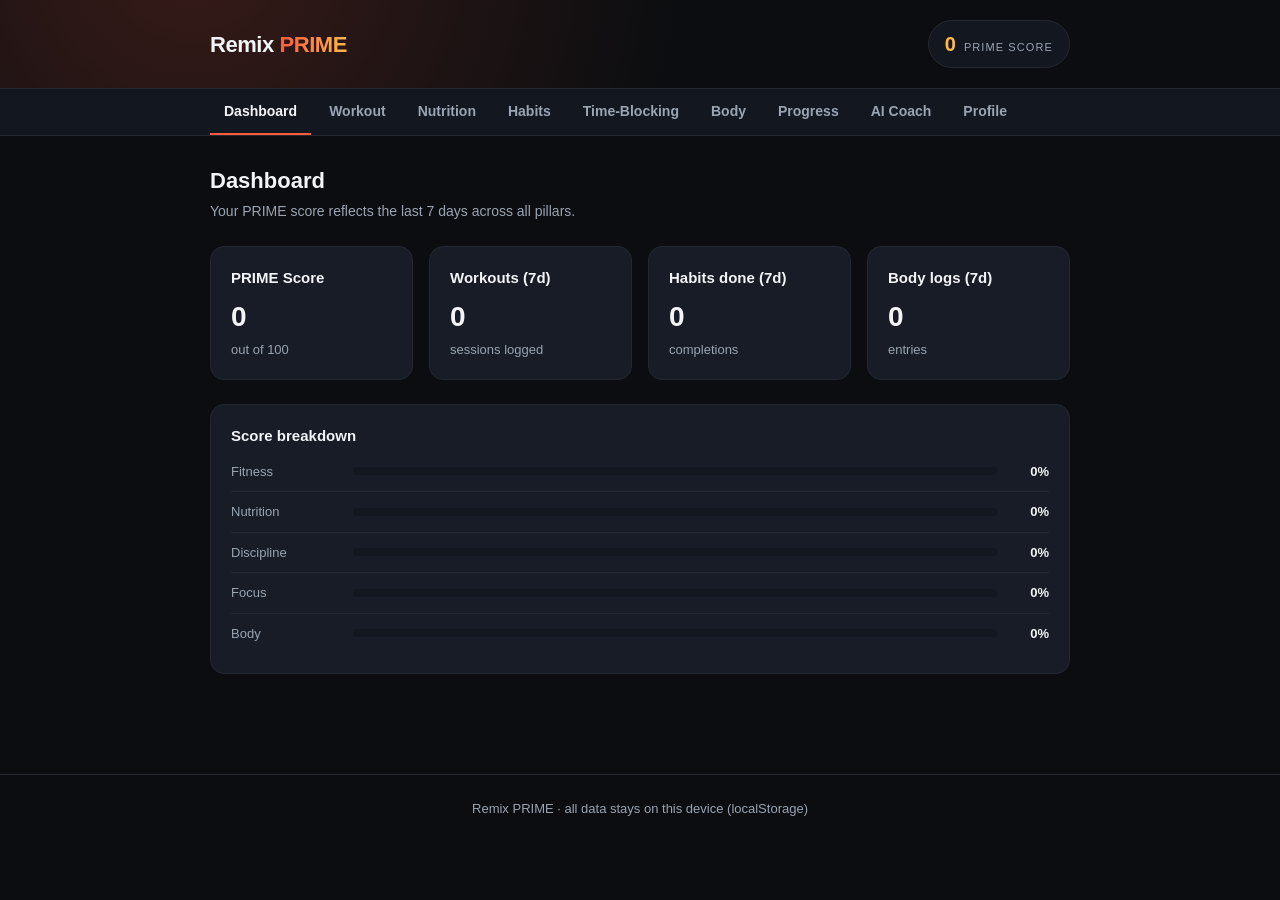
<file: web/index.html>
<!doctype html>
<html lang="en">
<head>
  <meta charset="utf-8" />
  <meta name="viewport" content="width=device-width, initial-scale=1" />
  <title>Remix PRIME</title>
  <meta name="description" content="Personal operating system for total self-mastery: workout, nutrition, habits, time-blocking, body tracking, and PRIME score." />
  <link rel="stylesheet" href="styles.css" />
</head>
<body>
  <header class="topbar">
    <div class="container topbar-inner">
      <div class="brand">Remix <span>PRIME</span></div>
      <div class="score-pill" id="scorePill">
        <span class="score-num" id="scoreNum">0</span>
        <span class="score-label">PRIME SCORE</span>
      </div>
    </div>
  </header>

  <nav class="tabs">
    <div class="container tabs-inner" id="tabs">
      <button class="tab active" data-tab="dashboard">Dashboard</button>
      <button class="tab" data-tab="workout">Workout</button>
      <button class="tab" data-tab="nutrition">Nutrition</button>
      <button class="tab" data-tab="habits">Habits</button>
      <button class="tab" data-tab="planner">Time-Blocking</button>
      <button class="tab" data-tab="body">Body</button>
      <button class="tab" data-tab="progress">Progress</button>
      <button class="tab" data-tab="coach">AI Coach</button>
      <button class="tab" data-tab="profile">Profile</button>
    </div>
  </nav>

  <main class="container view" id="view"></main>

  <footer class="footer">
    <div class="container">
      <p>Remix PRIME &middot; all data stays on this device (localStorage)</p>
    </div>
  </footer>

  <script src="foods.js"></script>
  <script src="exercises.js"></script>
  <script src="app.js"></script>
</body>
</html>
</file>
<file: web/styles.css>
:root {
  --bg: #0b0d10;
  --bg-alt: #131720;
  --bg-card: #171c26;
  --text: #f2f4f7;
  --text-dim: #9aa4b2;
  --accent: #ff5a3c;
  --accent-2: #ffb84c;
  --border: #232833;
  --green: #3ddc97;
}

* { box-sizing: border-box; }

body {
  margin: 0;
  font-family: -apple-system, BlinkMacSystemFont, "Segoe UI", Roboto, Helvetica, Arial, sans-serif;
  background: var(--bg);
  color: var(--text);
  line-height: 1.5;
}

.container { max-width: 900px; margin: 0 auto; padding: 0 20px; }

.topbar {
  border-bottom: 1px solid var(--border);
  background:
    radial-gradient(circle at 15% -60%, rgba(255, 90, 60, 0.18), transparent 45%),
    var(--bg);
  padding: 20px 0;
}

.topbar-inner { display: flex; align-items: center; justify-content: space-between; }

.brand { font-size: 22px; font-weight: 800; letter-spacing: -0.02em; }
.brand span {
  background: linear-gradient(90deg, var(--accent), var(--accent-2));
  -webkit-background-clip: text; background-clip: text; color: transparent;
}

.score-pill {
  display: flex; align-items: baseline; gap: 8px;
  border: 1px solid var(--border); border-radius: 999px;
  padding: 8px 16px; background: var(--bg-alt);
}
.score-num { font-size: 20px; font-weight: 800; color: var(--accent-2); }
.score-label { font-size: 11px; letter-spacing: 0.1em; color: var(--text-dim); }

.tabs { border-bottom: 1px solid var(--border); background: var(--bg-alt); position: sticky; top: 0; z-index: 5; }
.tabs-inner { display: flex; gap: 4px; overflow-x: auto; }
.tab {
  background: none; border: none; color: var(--text-dim); font-size: 14px; font-weight: 600;
  padding: 14px 14px; cursor: pointer; border-bottom: 2px solid transparent; white-space: nowrap;
}
.tab:hover { color: var(--text); }
.tab.active { color: var(--text); border-bottom-color: var(--accent); }

.view { padding: 28px 20px 60px; }

h1.page-title { font-size: 22px; margin: 0 0 4px; }
p.page-sub { color: var(--text-dim); margin: 0 0 24px; font-size: 14px; }

.grid { display: grid; grid-template-columns: repeat(auto-fit, minmax(200px, 1fr)); gap: 16px; }

.card {
  background: var(--bg-card); border: 1px solid var(--border); border-radius: 14px; padding: 20px;
}
.card h3 { margin: 0 0 4px; font-size: 15px; }
.card .big { font-size: 28px; font-weight: 800; margin: 6px 0 2px; }
.card .dim { color: var(--text-dim); font-size: 13px; }

.breakdown { margin-top: 24px; }
.breakdown-row {
  display: flex; align-items: center; gap: 12px; padding: 10px 0; border-bottom: 1px solid var(--border);
}
.breakdown-row:last-child { border-bottom: none; }
.breakdown-name { width: 110px; font-size: 13px; color: var(--text-dim); flex-shrink: 0; }
.bar-track { flex: 1; height: 8px; border-radius: 999px; background: var(--bg-alt); overflow: hidden; }
.bar-fill { height: 100%; background: linear-gradient(90deg, var(--accent), var(--accent-2)); }
.breakdown-val { width: 40px; text-align: right; font-size: 13px; font-weight: 700; }

.section { margin-bottom: 32px; }
.section-head { display: flex; align-items: center; justify-content: space-between; margin-bottom: 12px; }
.section-head h2 { font-size: 16px; margin: 0; }

.form-row { display: flex; gap: 10px; flex-wrap: wrap; margin-bottom: 16px; }
.form-row input, .form-row select {
  background: var(--bg-alt); border: 1px solid var(--border); color: var(--text);
  border-radius: 8px; padding: 10px 12px; font-size: 14px; flex: 1; min-width: 120px;
}
.form-row input::placeholder { color: var(--text-dim); }

button.btn {
  background: linear-gradient(90deg, var(--accent), var(--accent-2)); color: #1a0f0a; border: none;
  border-radius: 8px; padding: 10px 18px; font-weight: 700; font-size: 14px; cursor: pointer;
}
button.btn:hover { filter: brightness(1.08); }
button.btn-ghost {
  background: transparent; border: 1px solid var(--border); color: var(--text-dim);
  border-radius: 8px; padding: 8px 12px; font-size: 13px; cursor: pointer;
}
button.btn-ghost:hover { color: var(--text); border-color: var(--text-dim); }

.list { display: flex; flex-direction: column; gap: 10px; }
.list-item {
  display: flex; align-items: center; justify-content: space-between; gap: 12px;
  background: var(--bg-card); border: 1px solid var(--border); border-radius: 10px; padding: 12px 16px;
}
.list-item .li-main { display: flex; flex-direction: column; gap: 2px; }
.list-item .li-title { font-weight: 600; font-size: 14px; }
.list-item .li-sub { color: var(--text-dim); font-size: 12px; }
.list-item .li-actions { display: flex; gap: 8px; align-items: center; }

.habit-check {
  width: 28px; height: 28px; border-radius: 8px; border: 1px solid var(--border);
  background: var(--bg-alt); cursor: pointer; display: flex; align-items: center; justify-content: center;
  color: var(--green); font-weight: 800;
}
.habit-check.done { background: rgba(61, 220, 151, 0.15); border-color: var(--green); }

.streak { font-size: 12px; color: var(--accent-2); font-weight: 700; }

.empty { color: var(--text-dim); font-size: 14px; padding: 24px; text-align: center; border: 1px dashed var(--border); border-radius: 12px; }

.footer { border-top: 1px solid var(--border); padding: 24px 0; margin-top: 40px; }
.footer p { margin: 0; color: var(--text-dim); font-size: 13px; text-align: center; }

.chat-window {
  display: flex; flex-direction: column; gap: 12px; height: 50vh; min-height: 320px;
  overflow-y: auto; padding: 16px; background: var(--bg-card); border: 1px solid var(--border);
  border-radius: 14px; margin-bottom: 12px;
}
.msg { max-width: 80%; padding: 10px 14px; border-radius: 12px; font-size: 14px; white-space: pre-wrap; }
.msg.user { align-self: flex-end; background: linear-gradient(90deg, var(--accent), var(--accent-2)); color: #1a0f0a; }
.msg.assistant { align-self: flex-start; background: var(--bg-alt); border: 1px solid var(--border); }
.msg.pending { color: var(--text-dim); font-style: italic; }
.msg.system { align-self: center; background: rgba(61, 220, 151, 0.12); border: 1px solid var(--green); color: var(--green); font-size: 12px; padding: 6px 12px; }
.chat-input-row { display: flex; gap: 10px; }
.chat-input-row input { flex: 1; }
.chat-error { color: var(--accent); font-size: 13px; margin-top: 8px; }

.rings-row { display: flex; gap: 24px; flex-wrap: wrap; justify-content: space-around; padding: 8px 0; }
.ring-wrap { display: flex; flex-direction: column; align-items: center; gap: 6px; }
.ring-label { font-size: 12px; color: var(--text-dim); }
.ring-val { font-size: 12px; font-weight: 700; }

.search-wrap { position: relative; flex: 1; min-width: 160px; }
.search-results {
  position: absolute; top: 100%; left: 0; right: 0; z-index: 10;
  background: var(--bg-card); border: 1px solid var(--border); border-radius: 10px;
  margin-top: 4px; max-height: 220px; overflow-y: auto;
}
.search-result-item { padding: 10px 14px; cursor: pointer; font-size: 13px; border-bottom: 1px solid var(--border); }
.search-result-item:last-child { border-bottom: none; }
.search-result-item:hover { background: var(--bg-alt); }
.search-result-name { font-weight: 600; }
.search-result-sub { color: var(--text-dim); font-size: 12px; }

.meal-group { margin-bottom: 20px; }
.meal-group h4 { font-size: 13px; color: var(--accent-2); text-transform: uppercase; letter-spacing: 0.06em; margin: 0 0 8px; }

.water-row { display: flex; align-items: center; gap: 10px; flex-wrap: wrap; }
.water-btn {
  background: var(--bg-alt); border: 1px solid var(--border); color: var(--text);
  border-radius: 8px; padding: 8px 14px; font-size: 13px; cursor: pointer;
}
.water-btn:hover { border-color: var(--accent-2); }

canvas.chart { width: 100%; height: 180px; display: block; }

@media (max-width: 560px) {
  .topbar-inner { flex-direction: column; align-items: flex-start; gap: 12px; }
}
</file>
